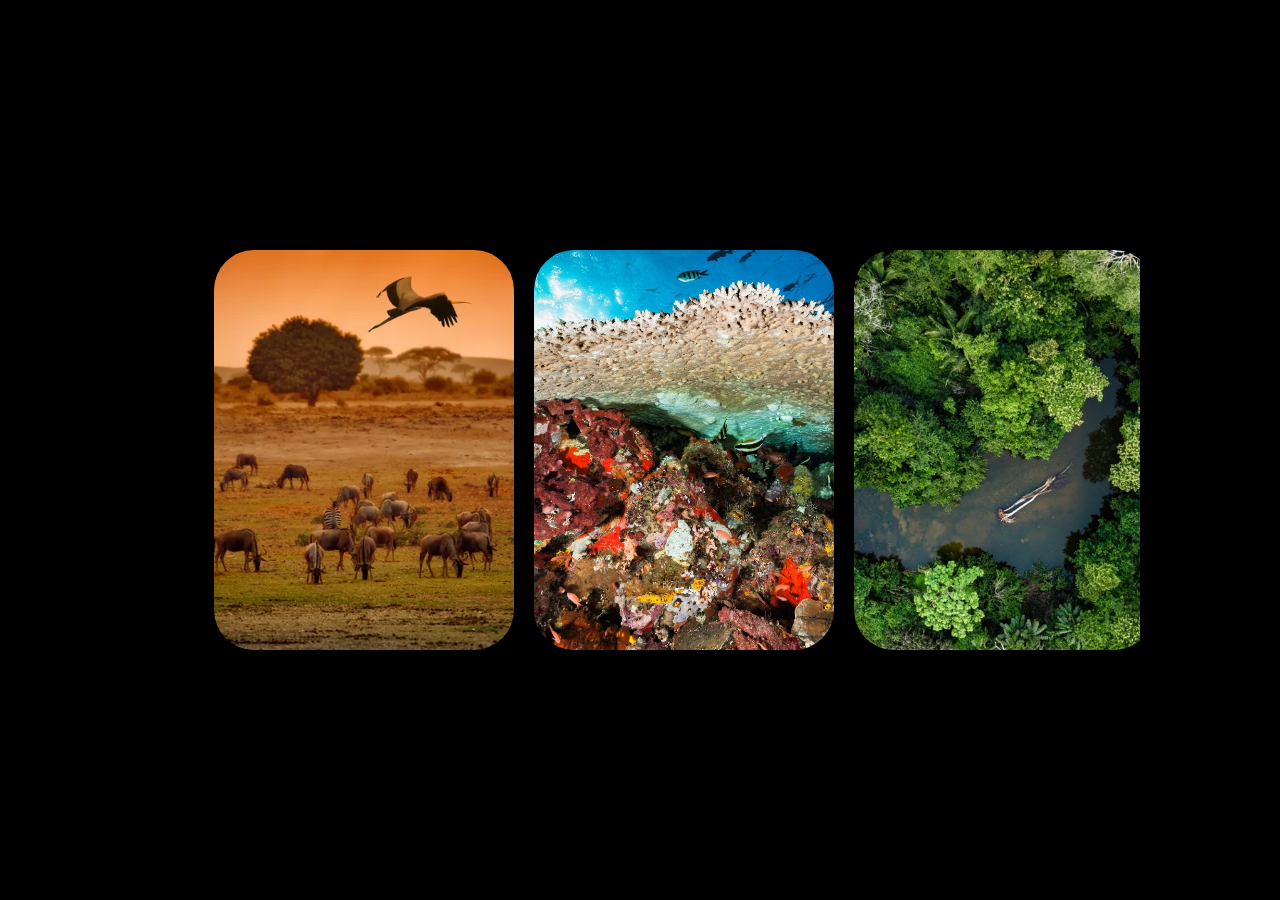
<file: bio-div.html>
<!DOCTYPE html>
<html lang="en">
  <head>
    <meta charset="UTF-8" />
    <meta name="viewport" content="width=device-width, initial-scale=1.0" />
    <title>Document</title>
    <link rel="stylesheet" href="bio-div.css" />
    <script defer src="bio-div.js"></script>
  </head>

  <body>
    <div class="container">
      <div class="gallery">
        <div id="image1" class="image">
          <div class="img-box1">
            <div class="des-1"><span class="pop-up-txt-1">Species Diversity</span></div>
          </div>
        </div>
        <div id="image2" class="image">
          <div class="img-box2">
            <div class="des-2"><span class="pop-up-txt-2">Ecosystems Diversity</span></div>
          </div>
          
        </div>
        <div id="image3" class="image">
          <div class="img-box3">
            <div class="des-3"><span class="pop-up-txt-3">Tropical Ecosystems</span></div>
          </div>
        </div>
        <div id="image4" class="image">
          <div class="img-box4">
            <div class="des-4"><span class="pop-up-txt-4">Taiga Ecosystems</span></div>
          </div>
        </div>
        <div id="image5" class="image">
          <div class="img-box5">
            <div class="des-5"><span class="pop-up-txt-5">Shrubland Ecosystems</span></div>
          </div>
        </div>
      </div>
    </div>

    <div id="modal">
      <div class="modal">
        <span class="close">&times;</span>
        <div id="modal-body" class="modal-body"></div>
      </div>
    </div>
  </body>
</html>
</file>
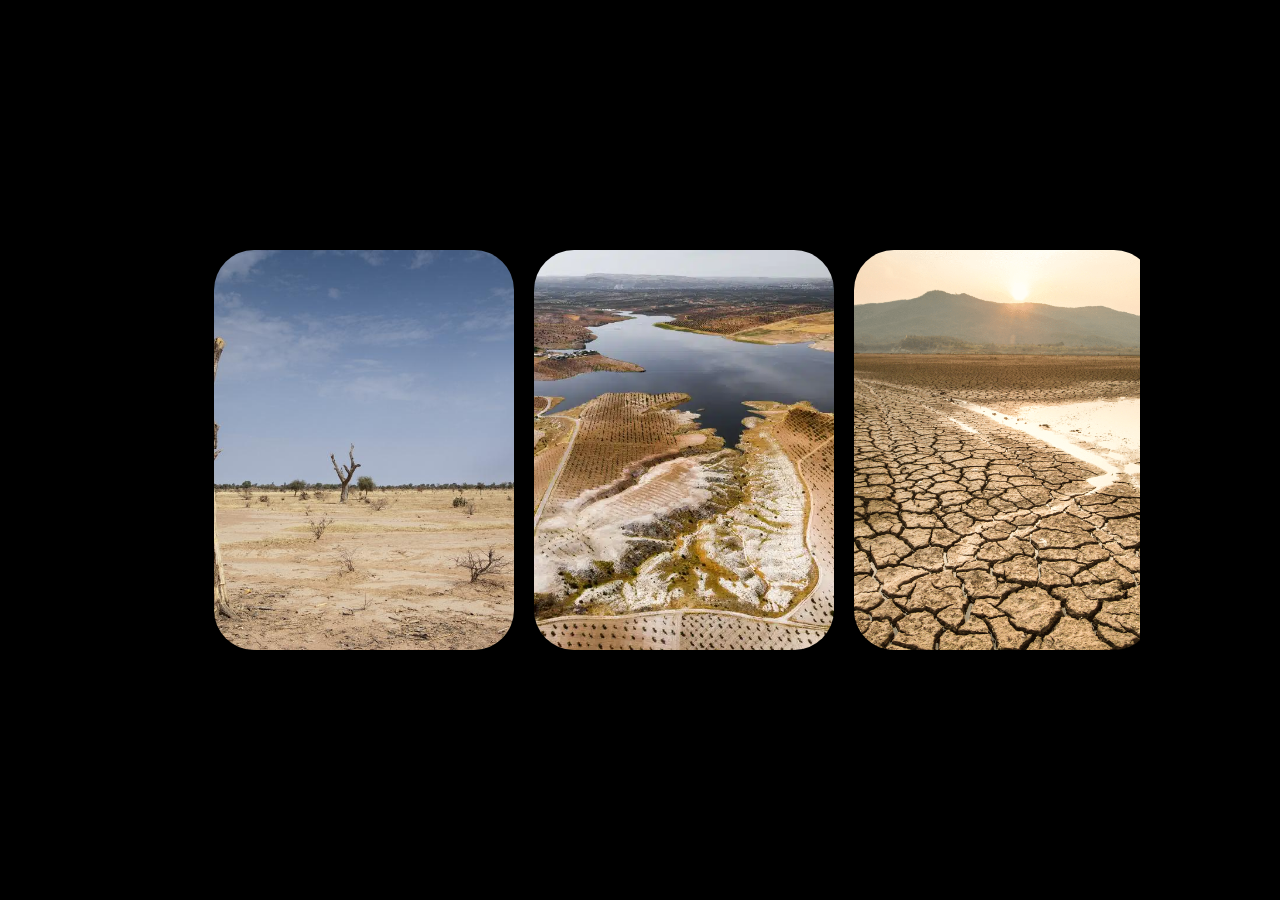
<file: desertification.html>
<!DOCTYPE html>
<html lang="en">
  <head>
    <meta charset="UTF-8" />
    <meta name="viewport" content="width=device-width, initial-scale=1.0" />
    <title>Document</title>
    <link rel="stylesheet" href="desertification.css" />
    <script defer src="destification.js"></script>
  </head>

  <body>
    <div class="container">
      <div class="gallery">
        <div id="image1" class="image">
          <div class="img-box1">
            <div class="des-1"><span class="pop-up-txt-1">Africa</span></div>
          </div>
        </div>
        <div id="image2" class="image">
          <div class="img-box2">
            <div class="des-2"><span class="pop-up-txt-2">China</span></div>
          </div>
          
        </div>
        <div id="image3" class="image">
          <div class="img-box3">
            <div class="des-3"><span class="pop-up-txt-3">Ethiopia</span></div>
          </div>
        </div>
        <div id="image4" class="image">
          <div class="img-box4">
            <div class="des-4"><span class="pop-up-txt-4">Jordan</span></div>
          </div>
        </div>
        <div id="image5" class="image">
          <div class="img-box5">
            <div class="des-5"><span class="pop-up-txt-5">Australia</span></div>
          </div>
        </div>
      </div>
    </div>

    <div id="modal">
      <div class="modal">
        <span class="close">&times;</span>
        <div id="modal-body" class="modal-body"></div>
      </div>
    </div>
  </body>
</html>
</file>
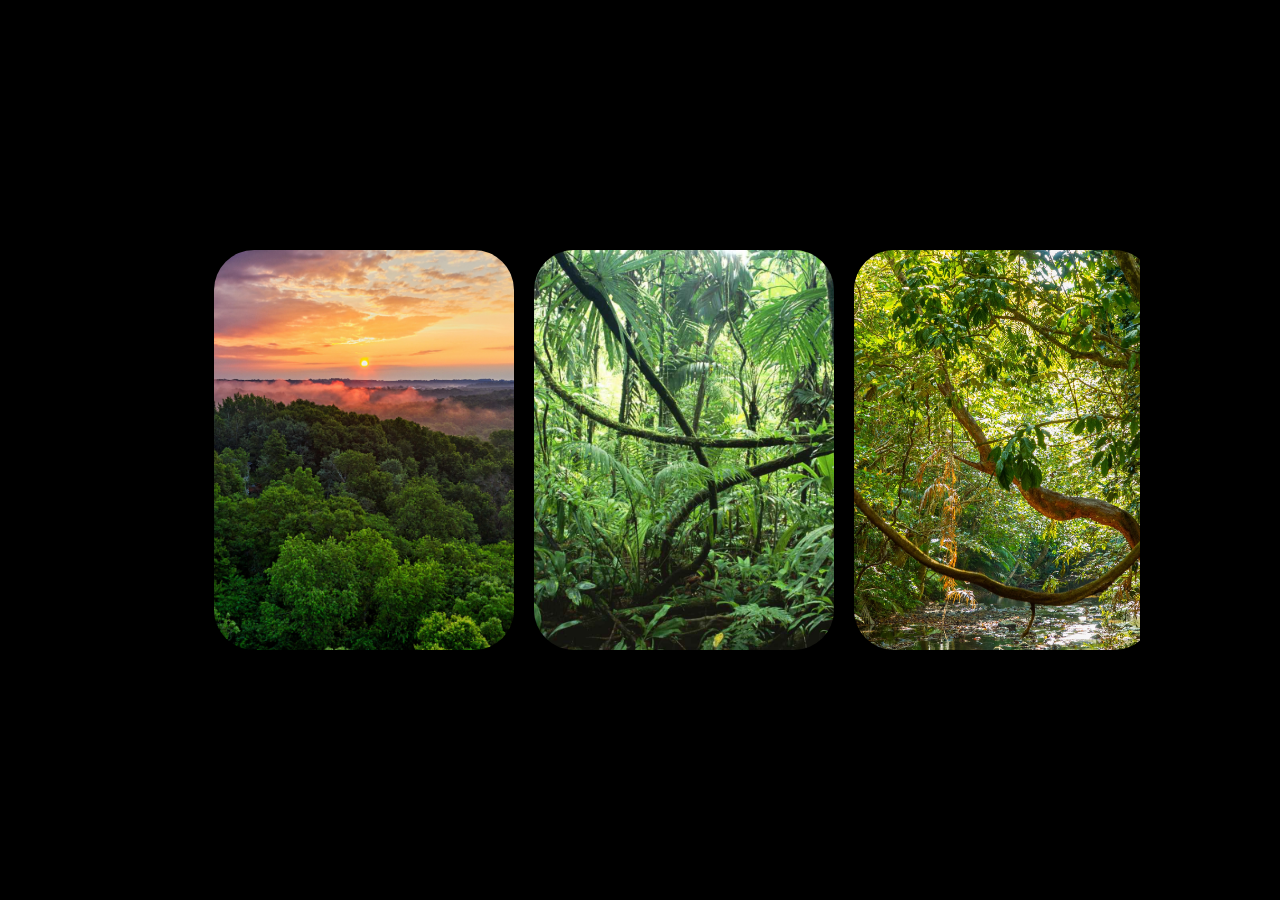
<file: forests.html>
<!DOCTYPE html>
<html lang="en">
  <head>
    <meta charset="UTF-8" />
    <meta name="viewport" content="width=device-width, initial-scale=1.0" />
    <title>Document</title>
    <link rel="stylesheet" href="forests.css" />
    <script defer src="forests.js"></script>
  </head>

  <body>
    <div class="container">
      <div class="gallery">
        <div id="image1" class="image">
          <div class="img-box1">
            <div class="des-1"><span class="pop-up-txt-1">Amazon</span></div>
          </div>
        </div>
        <div id="image2" class="image">
          <div class="img-box2">
            <div class="des-2"><span class="pop-up-txt-2">Congo</span></div>
          </div>
          
        </div>
        <div id="image3" class="image">
          <div class="img-box3">
            <div class="des-3"><span class="pop-up-txt-3">Daintree</span></div>
          </div>
        </div>
        <div id="image4" class="image">
          <div class="img-box4">
            <div class="des-4"><span class="pop-up-txt-4">Mangroves</span></div>
          </div>
        </div>
        <div id="image5" class="image">
          <div class="img-box5">
            <div class="des-5"><span class="pop-up-txt-5">Sinharaja</span></div>
          </div>
        </div>
      </div>
    </div>

    <div id="modal">
      <div class="modal">
        <span class="close">&times;</span>
        <div id="modal-body" class="modal-body"></div>
      </div>
    </div>
  </body>
</html>
</file>
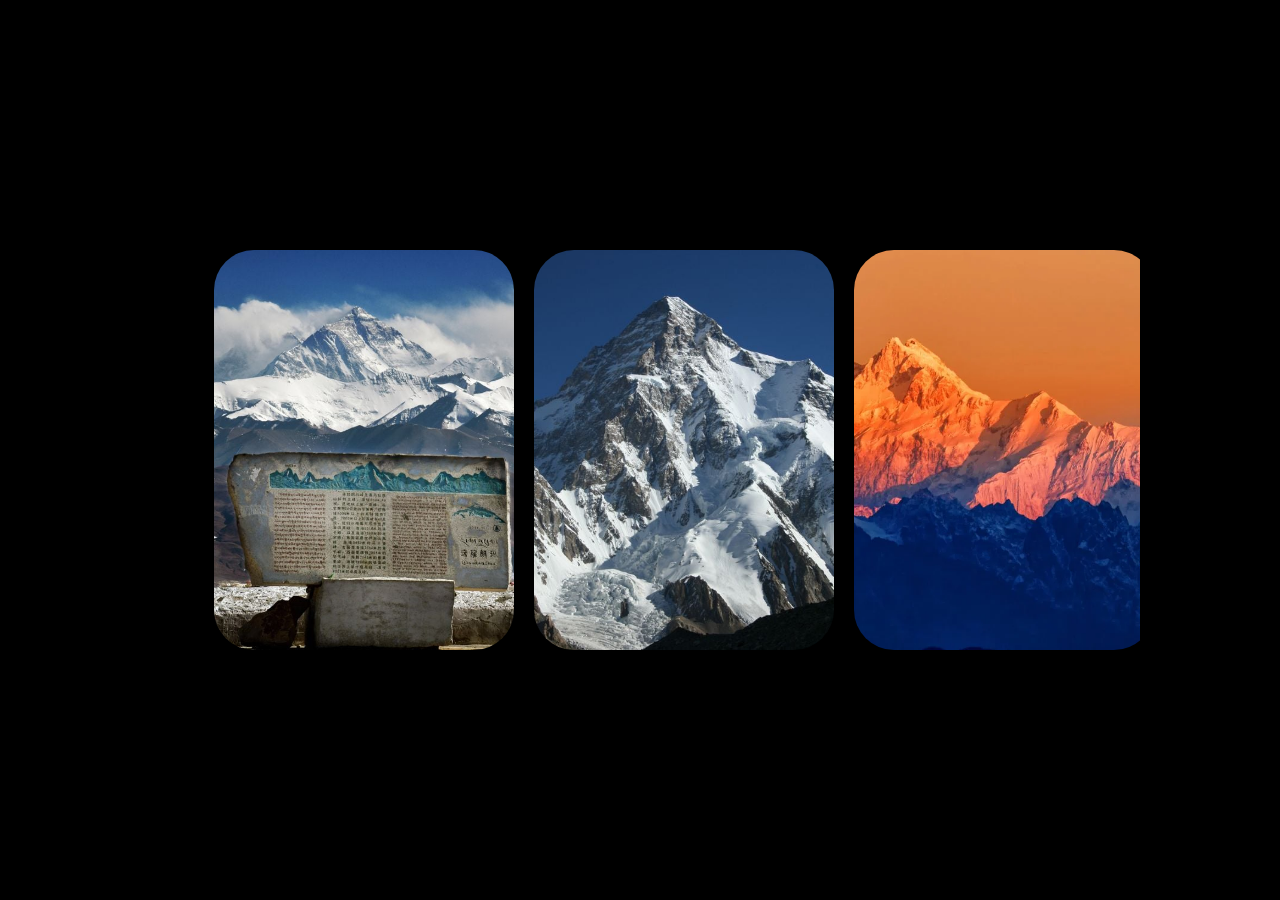
<file: mountains.html>
<!DOCTYPE html>
<html lang="en">
  <head>
    <meta charset="UTF-8" />
    <meta name="viewport" content="width=device-width, initial-scale=1.0" />
    <title>Document</title>
    <link rel="stylesheet" href="mountains.css" />
    <script defer src="mountains.js"></script>
  </head>

  <body>
    <div class="container">
      <div class="gallery">
        <div id="image1" class="image">
          <div class="img-box1">
            <div class="des-1"><span class="pop-up-txt-1">Everest</span></div>
          </div>
        </div>
        <div id="image2" class="image">
          <div class="img-box2">
            <div class="des-2"><span class="pop-up-txt-2">K2</span></div>
          </div>
          
        </div>
        <div id="image3" class="image">
          <div class="img-box3">
            <div class="des-3"><span class="pop-up-txt-3">Kangchenjung</span></div>
          </div>
        </div>
        <div id="image4" class="image">
          <div class="img-box4">
            <div class="des-4"><span class="pop-up-txt-4">Makalu</span></div>
          </div>
        </div>
        <div id="image5" class="image">
          <div class="img-box5">
            <div class="des-5"><span class="pop-up-txt-5">Nanga Parbat</span></div>
          </div>
        </div>
      </div>
    </div>

    <div id="modal">
      <div class="modal">
        <span class="close">&times;</span>
        <div id="modal-body" class="modal-body"></div>
      </div>
    </div>
  </body>
</html>
</file>
<file: bio-div.css>
* {
    margin: 0;
    padding: 0;
    box-sizing: border-box;
    transition: all 0.3s ease;
  }
  
  .container {
    width: 100%;
    height: 100vh;
    display: flex;
    align-items: center;
    justify-content: center;
    position: fixed;
    background: black;
  }
  
  .gallery {
    width: 1000px;
    height: 500px;
    padding-left: 5%;
    padding-right: 5%;
    display: none;
    align-items: center;
    justify-items: center;
    overflow-x: scroll;  /*scroll bar*/
    overflow-y: hidden;  /*scroll bar*/
    display: grid;
    grid-template-columns: auto auto auto auto auto;
  }
  
  .gallery::-webkit-scrollbar {
    height: 10px;
    /* display: none; */
  }
  
  .gallery::-webkit-scrollbar-track {
    background: black;
  }
  
  .gallery::-webkit-scrollbar-thumb {
    border-radius: 50px;
    background: #00682b;
  }
  
  .gallery::-webkit-scrollbar-thumb:hover {
    background: #009940;
  }
  
  .pop-up-txt-1 {
    position: absolute;
    color: #fff;
    margin-left: 47px;
    font-size: 30px;
    margin-top: 5px;
  }
  
  .des-1 {
    position: absolute;
    width: 300px;
    margin-top: 405px;
    height: 60px;
    background: rgb(27, 27, 27, 0.5);
    opacity: 0;
    
  }
  
  .img-box1:hover .des-1{
    height: 60px;
    bottom: 0; 
    /* background: black; */
    opacity: 1;
    transition: 0.5s;
    border-radius:0 0 40px 40px; 
  }
  
  .pop-up-txt-2 {
    position: absolute;
    color: #fff;
    margin-left: 24px;
    font-size: 30px;
    margin-top: 5px;
  }
  
  .des-2 {
    position: absolute;
    width: 300px;
    margin-top: 405px;
    height: 60px;
    background: rgb(27, 27, 27, 0.5);
    opacity: 0;
  }
  
  .img-box2:hover .des-2{
    height: 60px;
    bottom: 0; 
    /* background: black; */
    opacity: 1;
    transition: 0.5s;
    border-radius:0 0 40px 40px; 
  }
  
  .pop-up-txt-3 {
    position: absolute;
    color: #fff;
    margin-left: 27px;
    font-size: 30px;
    margin-top: 5px;
  }
  
  .des-3 {
    position: absolute;
    width: 300px;
    margin-top: 405px;
    height: 60px;
    background: rgb(27, 27, 27, 0.5);
    opacity: 0;
    
  }
  
  .img-box3:hover .des-3{
    height: 60px;
    bottom: 0; 
    /* background: black; */
    opacity: 1;
    transition: 0.5s;
    border-radius:0 0 40px 40px; 
  }
  
  .pop-up-txt-4 {
    position: absolute;
    color: #fff;
    margin-left: 44px;
    font-size: 30px;
    margin-top: 5px;
  }
  
  .des-4 {
    position: absolute;
    width: 300px;
    margin-top: 405px;
    height: 60px;
    background: rgb(27, 27, 27, 0.5);
    opacity: 0;
  }
  
  .img-box4:hover .des-4{
    height: 60px;
    bottom: 0; 
    /* background: black; */
    opacity: 1;
    transition: 0.5s;
    border-radius:0 0 40px 40px; 
  }
  
  .pop-up-txt-5 {
    position: absolute;
    color: #fff;
    margin-left: 15px;
    font-size: 30px;
    margin-top: 5px;
  }
  
  .des-5 {
    position: absolute;
    width: 300px;
    margin-top: 405px;
    height: 60px;
    background: rgb(27, 27, 27, 0.5);
    opacity: 0;
  }
  
  .img-box5:hover .des-5{
    height: 60px;
    bottom: 0; 
    /* background: black; */
    opacity: 1;
    transition: 0.5s;
    border-radius:0 0 40px 40px; 
  }
  
  .img-box1 {
    width: 300px;
    height: 400px;
    margin: 10px;
    border-radius: 40px;
    background: url("images/species\ dive.webp");
    background-size: cover;
    background-position: center;
    position: relative;
  }
  
  .img-box2 {
    width: 300px;
    height: 400px;
    margin: 10px;
    border-radius: 40px;
    background: url("images/echo1.jpg");
    background-size: cover;
    background-position: center;
  }
  
  .img-box3 {
    width: 300px;
    height: 400px;
    margin: 10px;
    border-radius: 40px;
    background: url("images/tropical\ echo.webp");
    background-size: cover;
    background-position: center;
  }
  
  .img-box4 {
    width: 300px;
    height: 400px;
    margin: 10px;
    border-radius: 40px;
    background: url("images/Taiga\ echo.webp");
    background-size: cover;
    background-position: center;
  }
  
  .img-box5 {
    width: 300px;
    height: 400px;
    margin: 10px;
    border-radius: 40px;
    background: url("images/shurblamd-echo.webp");
    background-size: cover;
    background-position: center;
  }
  
  h3 {
    color: #ff9800;
    position: relative;
    top: 64%;
    text-shadow: 1px 1px 5px black;
    font-size: 40px;
  }
  
  p {
    color: #fff;
    position: relative;
    top: 65%;
    width: 100%;
    text-shadow: 1px 1px 5px black;
    font-size: 20px;
    text-align: justify;
  }
  
  .img-box1:hover {
    width: 300px;
    cursor: pointer;
    transform: scale(1.1);
  }
  
  .img-box2:hover {
    width: 300px;
    cursor: pointer;
    transform: scale(1.1);
  }
  
  .img-box3:hover {
    width: 300px;
    cursor: pointer;
    transform: scale(1.1);
  }
  
  .img-box4:hover {
    width: 300px;
    cursor: pointer;
    transform: scale(1.1);
  }
  
  .img-box5:hover {
    width: 300px;
    cursor: pointer;
    transform: scale(1.1);
  }
  
  #modal {
    display: none;
  }
  
  .modal {
    display: flex;
    flex-direction: row;
    justify-content: center;
    align-items: center;
    width: 100%;
    z-index: 999;
    height: 100vh;
    position: fixed;
    background-color: rgba(51, 51, 51, 0.932);
  }
  
  .modal-body {
    border: 5px solid #fff;
    width: 800px;
    height: 500px;
    background-size: cover;
    background-position: center;
    padding-left: 25px;
    padding-right: 15px;
  
  }
  
  .close {
    position: absolute;
    z-index: 99999;
    font-size: 50px;
    color: white;
    top: 0;
    right: 20px;
    cursor: pointer;
  }
</file>
<file: desertification.css>
* {
    margin: 0;
    padding: 0;
    box-sizing: border-box;
    transition: all 0.3s ease;
  }
  
  .container {
    width: 100%;
    height: 100vh;
    display: flex;
    align-items: center;
    justify-content: center;
    position: fixed;
    background: black;
  }
  
  .gallery {
    width: 1000px;
    height: 500px;
    padding-left: 5%;
    padding-right: 5%;
    display: none;
    align-items: center;
    justify-items: center;
    overflow-x: scroll;  /*scroll bar*/
    overflow-y: hidden;  /*scroll bar*/
    display: grid;
    grid-template-columns: auto auto auto auto auto;
  }
  
  .gallery::-webkit-scrollbar {
    height: 10px;
    /* display: none; */
  }
  
  .gallery::-webkit-scrollbar-track {
    background: black;
  }
  
  .gallery::-webkit-scrollbar-thumb {
    border-radius: 50px;
    background: #00682b;
  }
  
  .gallery::-webkit-scrollbar-thumb:hover {
    background: #009940;
  }
  
  .pop-up-txt-1 {
    position: absolute;
    color: #fff;
    margin-left: 104px;
    font-size: 30px;
    margin-top: 5px;
  }
  
  .des-1 {
    position: absolute;
    width: 300px;
    margin-top: 405px;
    height: 60px;
    background: rgb(27, 27, 27, 0.5);
    opacity: 0;
    
  }
  
  .img-box1:hover .des-1{
    height: 60px;
    bottom: 0; 
    /* background: black; */
    opacity: 1;
    transition: 0.5s;
    border-radius:0 0 40px 40px; 
  }
  
  .pop-up-txt-2 {
    position: absolute;
    color: #fff;
    margin-left: 113px;
    font-size: 30px;
    margin-top: 5px;
  }
  
  .des-2 {
    position: absolute;
    width: 300px;
    margin-top: 405px;
    height: 60px;
    background: rgb(27, 27, 27, 0.5);
    opacity: 0;
  }
  
  .img-box2:hover .des-2{
    height: 60px;
    bottom: 0; 
    /* background: black; */
    opacity: 1;
    transition: 0.5s;
    border-radius:0 0 40px 40px; 
  }
  
  .pop-up-txt-3 {
    position: absolute;
    color: #fff;
    margin-left: 100px;
    font-size: 30px;
    margin-top: 5px;
  }
  
  .des-3 {
    position: absolute;
    width: 300px;
    margin-top: 405px;
    height: 60px;
    background: rgb(27, 27, 27, 0.5);
    opacity: 0;
    
  }
  
  .img-box3:hover .des-3{
    height: 60px;
    bottom: 0; 
    /* background: black; */
    opacity: 1;
    transition: 0.5s;
    border-radius:0 0 40px 40px; 
  }
  
  .pop-up-txt-4 {
    position: absolute;
    color: #fff;
    margin-left: 110px;
    font-size: 30px;
    margin-top: 5px;
  }
  
  .des-4 {
    position: absolute;
    width: 300px;
    margin-top: 405px;
    height: 60px;
    background: rgb(27, 27, 27, 0.5);
    opacity: 0;
  }
  
  .img-box4:hover .des-4{
    height: 60px;
    bottom: 0; 
    /* background: black; */
    opacity: 1;
    transition: 0.5s;
    border-radius:0 0 40px 40px; 
  }
  
  .pop-up-txt-5 {
    position: absolute;
    color: #fff;
    margin-left: 96px;
    font-size: 30px;
    margin-top: 5px;
  }
  
  .des-5 {
    position: absolute;
    width: 300px;
    margin-top: 405px;
    height: 60px;
    background: rgb(27, 27, 27, 0.5);
    opacity: 0;
  }
  
  .img-box5:hover .des-5{
    height: 60px;
    bottom: 0; 
    /* background: black; */
    opacity: 1;
    transition: 0.5s;
    border-radius:0 0 40px 40px; 
  }
  
  .img-box1 {
    width: 300px;
    height: 400px;
    margin: 10px;
    border-radius: 40px;
    background: url("images/africa\ desert.jpg");
    background-size: cover;
    background-position: center;
    position: relative;
  }
  
  .img-box2 {
    width: 300px;
    height: 400px;
    margin: 10px;
    border-radius: 40px;
    background: url("images/china\ desert.webp");
    background-size: cover;
    background-position: center;
  }
  
  .img-box3 {
    width: 300px;
    height: 400px;
    margin: 10px;
    border-radius: 40px;
    background: url("images/ethiopia.png");
    background-size: cover;
    background-position: center;
  }
  
  .img-box4 {
    width: 300px;
    height: 400px;
    margin: 10px;
    border-radius: 40px;
    background: url("images/jordan-land-degradation-climate.webp");
    background-size: cover;
    background-position: center;
  }
  
  .img-box5 {
    width: 300px;
    height: 400px;
    margin: 10px;
    border-radius: 40px;
    background: url("images/australia.jpg");
    background-size: cover;
    background-position: center;
  }
  
  h3 {
    color: #ff9800;
    position: relative;
    top: 60%;
    text-shadow: 1px 1px 5px black;
    font-size: 40px;
  }
  
  p {
    color: #fff;
    position: relative;
    top: 61%;
    width: 100%;
    text-shadow: 1px 1px 5px black;
    font-size: 20px;
    text-align: justify;
  }
  
  .img-box1:hover {
    width: 300px;
    cursor: pointer;
    transform: scale(1.1);
  }
  
  .img-box2:hover {
    width: 300px;
    cursor: pointer;
    transform: scale(1.1);
  }
  
  .img-box3:hover {
    width: 300px;
    cursor: pointer;
    transform: scale(1.1);
  }
  
  .img-box4:hover {
    width: 300px;
    cursor: pointer;
    transform: scale(1.1);
  }
  
  .img-box5:hover {
    width: 300px;
    cursor: pointer;
    transform: scale(1.1);
  }
  
  #modal {
    display: none;
  }
  
  .modal {
    display: flex;
    flex-direction: row;
    justify-content: center;
    align-items: center;
    width: 100%;
    z-index: 999;
    height: 100vh;
    position: fixed;
    background-color: rgba(51, 51, 51, 0.932);
  }
  
  .modal-body {
    border: 5px solid #fff;
    width: 800px;
    height: 500px;
    background-size: cover;
    background-position: center;
    padding-left: 25px;
    padding-right: 15px;
  
  }
  
  .close {
    position: absolute;
    z-index: 99999;
    font-size: 50px;
    color: white;
    top: 0;
    right: 20px;
    cursor: pointer;
  }
</file>
<file: forests.css>
* {
  margin: 0;
  padding: 0;
  box-sizing: border-box;
  transition: all 0.3s ease;
}

.container {
  width: 100%;
  height: 100vh;
  display: flex;
  align-items: center;
  justify-content: center;
  position: fixed;
  background: black;
}

.gallery {
  width: 1000px;
  height: 500px;
  padding-left: 5%;
  padding-right: 5%;
  display: none;
  align-items: center;
  justify-items: center;
  overflow-x: scroll;  /*scroll bar*/
  overflow-y: hidden;  /*scroll bar*/
  display: grid;
  grid-template-columns: auto auto auto auto auto;
}

.gallery::-webkit-scrollbar {
  height: 10px;
  /* display: none; */
}

.gallery::-webkit-scrollbar-track {
  background: black;
}

.gallery::-webkit-scrollbar-thumb {
  border-radius: 50px;
  background: #00682b;
}

.gallery::-webkit-scrollbar-thumb:hover {
  background: #009940;
}

.pop-up-txt-1 {
  position: absolute;
  color: #fff;
  margin-left: 80px;
  font-size: 40px;
  margin-top: 5px;
}

.des-1 {
  position: absolute;
  width: 300px;
  margin-top: 405px;
  height: 60px;
  background: rgb(27, 27, 27, 0.5);
  opacity: 0;
  
}

.img-box1:hover .des-1{
  height: 60px;
  bottom: 0; 
  /* background: black; */
  opacity: 1;
  transition: 0.5s;
  border-radius:0 0 40px 40px; 
}

.pop-up-txt-2 {
  position: absolute;
  color: #fff;
  margin-left: 95px;
  font-size: 40px;
  margin-top: 5px;
}

.des-2 {
  position: absolute;
  width: 300px;
  margin-top: 405px;
  height: 60px;
  background: rgb(27, 27, 27, 0.5);
  opacity: 0;
}

.img-box2:hover .des-2{
  height: 60px;
  bottom: 0; 
  /* background: black; */
  opacity: 1;
  transition: 0.5s;
  border-radius:0 0 40px 40px; 
}

.pop-up-txt-3 {
  position: absolute;
  color: #fff;
  margin-left: 80px;
  font-size: 40px;
  margin-top: 5px;
}

.des-3 {
  position: absolute;
  width: 300px;
  margin-top: 405px;
  height: 60px;
  background: rgb(27, 27, 27, 0.5);
  opacity: 0;
  
}

.img-box3:hover .des-3{
  height: 60px;
  bottom: 0; 
  /* background: black; */
  opacity: 1;
  transition: 0.5s;
  border-radius:0 0 40px 40px; 
}

.pop-up-txt-4 {
  position: absolute;
  color: #fff;
  margin-left: 68px;
  font-size: 40px;
  margin-top: 5px;
}

.des-4 {
  position: absolute;
  width: 300px;
  margin-top: 405px;
  height: 60px;
  background: rgb(27, 27, 27, 0.5);
  opacity: 0;
}

.img-box4:hover .des-4{
  height: 60px;
  bottom: 0; 
  /* background: black; */
  opacity: 1;
  transition: 0.5s;
  border-radius:0 0 40px 40px; 
}

.pop-up-txt-5 {
  position: absolute;
  color: #fff;
  margin-left: 75px;
  font-size: 40px;
  margin-top: 5px;
}

.des-5 {
  position: absolute;
  width: 300px;
  margin-top: 405px;
  height: 60px;
  background: rgb(27, 27, 27, 0.5);
  opacity: 0;
}

.img-box5:hover .des-5{
  height: 60px;
  bottom: 0; 
  /* background: black; */
  opacity: 1;
  transition: 0.5s;
  border-radius:0 0 40px 40px; 
}

.img-box1 {
  width: 300px;
  height: 400px;
  margin: 10px;
  border-radius: 40px;
  background: url("images/Amazon.jpg");
  background-size: cover;
  background-position: center;
  position: relative;
}

.img-box2 {
  width: 300px;
  height: 400px;
  margin: 10px;
  border-radius: 40px;
  background: url("images/congo_jungle_ctt.jpg");
  background-size: cover;
  background-position: center;
}

.img-box3 {
  width: 300px;
  height: 400px;
  margin: 10px;
  border-radius: 40px;
  background: url("images/511418-daintree-cape-tribulation.avif");
  background-size: cover;
  background-position: center;
}

.img-box4 {
  width: 300px;
  height: 400px;
  margin: 10px;
  border-radius: 40px;
  background: url("images/roots-mangrove-trees-Tha-Pom-Khlong-Song.webp");
  background-size: cover;
  background-position: center;
}

.img-box5 {
  width: 300px;
  height: 400px;
  margin: 10px;
  border-radius: 40px;
  background: url("images/Sinharaja.jpg");
  background-size: cover;
  background-position: center;
}

h3 {
  color: #ff9800;
  position: relative;
  top: 64%;
  text-shadow: 1px 1px 5px black;
  font-size: 40px;
}

p {
  color: #fff;
  position: relative;
  top: 65%;
  width: 100%;
  text-shadow: 1px 1px 5px black;
  font-size: 20px;
  text-align: justify;
}

.img-box1:hover {
  width: 300px;
  cursor: pointer;
  transform: scale(1.1);
}

.img-box2:hover {
  width: 300px;
  cursor: pointer;
  transform: scale(1.1);
}

.img-box3:hover {
  width: 300px;
  cursor: pointer;
  transform: scale(1.1);
}

.img-box4:hover {
  width: 300px;
  cursor: pointer;
  transform: scale(1.1);
}

.img-box5:hover {
  width: 300px;
  cursor: pointer;
  transform: scale(1.1);
}

#modal {
  display: none;
}

.modal {
  display: flex;
  flex-direction: row;
  justify-content: center;
  align-items: center;
  width: 100%;
  z-index: 999;
  height: 100vh;
  position: fixed;
  background-color: rgba(51, 51, 51, 0.932);
}

.modal-body {
  border: 5px solid #fff;
  width: 800px;
  height: 500px;
  background-size: cover;
  background-position: center;
  padding-left: 25px;
  padding-right: 15px;

}

.close {
  position: absolute;
  z-index: 99999;
  font-size: 50px;
  color: white;
  top: 0;
  right: 20px;
  cursor: pointer;
}
</file>
<file: mountains.css>
* {
    margin: 0;
    padding: 0;
    box-sizing: border-box;
    transition: all 0.3s ease;
  }
  
  .container {
    width: 100%;
    height: 100vh;
    display: flex;
    align-items: center;
    justify-content: center;
    position: fixed;
    background: black;
  }
  
  .gallery {
    width: 1000px;
    height: 500px;
    padding-left: 5%;
    padding-right: 5%;
    display: none;
    align-items: center;
    justify-items: center;
    overflow-x: scroll;  /*scroll bar*/
    overflow-y: hidden;  /*scroll bar*/
    display: grid;
    grid-template-columns: auto auto auto auto auto;
  }
  
  .gallery::-webkit-scrollbar {
    height: 10px;
    /* display: none; */
  }
  
  .gallery::-webkit-scrollbar-track {
    background: black;
  }
  
  .gallery::-webkit-scrollbar-thumb {
    border-radius: 50px;
    background: #00682b;
  }
  
  .gallery::-webkit-scrollbar-thumb:hover {
    background: #009940;
  }
  
  .pop-up-txt-1 {
    position: absolute;
    color: #fff;
    margin-left: 104px;
    font-size: 30px;
    margin-top: 5px;
  }
  
  .des-1 {
    position: absolute;
    width: 300px;
    margin-top: 405px;
    height: 60px;
    background: rgb(27, 27, 27, 0.5);
    opacity: 0;
    
  }
  
  .img-box1:hover .des-1{
    height: 60px;
    bottom: 0; 
    /* background: black; */
    opacity: 1;
    transition: 0.5s;
    border-radius:0 0 40px 40px; 
  }
  
  .pop-up-txt-2 {
    position: absolute;
    color: #fff;
    margin-left: 130px;
    font-size: 30px;
    margin-top: 5px;
  }
  
  .des-2 {
    position: absolute;
    width: 300px;
    margin-top: 405px;
    height: 60px;
    background: rgb(27, 27, 27, 0.5);
    opacity: 0;
  }
  
  .img-box2:hover .des-2{
    height: 60px;
    bottom: 0; 
    /* background: black; */
    opacity: 1;
    transition: 0.5s;
    border-radius:0 0 40px 40px; 
  }
  
  .pop-up-txt-3 {
    position: absolute;
    color: #fff;
    margin-left: 63px;
    font-size: 30px;
    margin-top: 5px;
  }
  
  .des-3 {
    position: absolute;
    width: 300px;
    margin-top: 405px;
    height: 60px;
    background: rgb(27, 27, 27, 0.5);
    opacity: 0;
    
  }
  
  .img-box3:hover .des-3{
    height: 60px;
    bottom: 0; 
    /* background: black; */
    opacity: 1;
    transition: 0.5s;
    border-radius:0 0 40px 40px; 
  }
  
  .pop-up-txt-4 {
    position: absolute;
    color: #fff;
    margin-left: 105px;
    font-size: 30px;
    margin-top: 5px;
  }
  
  .des-4 {
    position: absolute;
    width: 300px;
    margin-top: 405px;
    height: 60px;
    background: rgb(27, 27, 27, 0.5);
    opacity: 0;
  }
  
  .img-box4:hover .des-4{
    height: 60px;
    bottom: 0; 
    /* background: black; */
    opacity: 1;
    transition: 0.5s;
    border-radius:0 0 40px 40px; 
  }
  
  .pop-up-txt-5 {
    position: absolute;
    color: #fff;
    margin-left: 70px;
    font-size: 30px;
    margin-top: 5px;
  }
  
  .des-5 {
    position: absolute;
    width: 300px;
    margin-top: 405px;
    height: 60px;
    background: rgb(27, 27, 27, 0.5);
    opacity: 0;
  }
  
  .img-box5:hover .des-5{
    height: 60px;
    bottom: 0; 
    /* background: black; */
    opacity: 1;
    transition: 0.5s;
    border-radius:0 0 40px 40px; 
  }
  
  .img-box1 {
    width: 300px;
    height: 400px;
    margin: 10px;
    border-radius: 40px;
    background: url("images/Mount-Everest1.jpg");
    background-size: cover;
    background-position: center;
    position: relative;
  }
  
  .img-box2 {
    width: 300px;
    height: 400px;
    margin: 10px;
    border-radius: 40px;
    background: url("images/k2.jpg");
    background-size: cover;
    background-position: center;
  }
  
  .img-box3 {
    width: 300px;
    height: 400px;
    margin: 10px;
    border-radius: 40px;
    background: url("images/kangchenjunga.webp");
    background-size: cover;
    background-position: center;
  }
  
  .img-box4 {
    width: 300px;
    height: 400px;
    margin: 10px;
    border-radius: 40px;
    background: url("images/makalu.jpg");
    background-size: cover;
    background-position: center;
  }
  
  .img-box5 {
    width: 300px;
    height: 400px;
    margin: 10px;
    border-radius: 40px;
    background: url("images/nanga\ parbat.jpg");
    background-size: cover;
    background-position: center;
  }
  
  h3 {
    color: #ff9800;
    position: relative;
    top: 68%;
    text-shadow: 1px 1px 5px black;
    font-size: 40px;
  }
  
  p {
    color: #fff;
    position: relative;
    top: 70%;
    width: 100%;
    text-shadow: 1px 1px 5px black;
    font-size: 20px;
    text-align: justify;
  }
  
  .img-box1:hover {
    width: 300px;
    cursor: pointer;
    transform: scale(1.1);
  }
  
  .img-box2:hover {
    width: 300px;
    cursor: pointer;
    transform: scale(1.1);
  }
  
  .img-box3:hover {
    width: 300px;
    cursor: pointer;
    transform: scale(1.1);
  }
  
  .img-box4:hover {
    width: 300px;
    cursor: pointer;
    transform: scale(1.1);
  }
  
  .img-box5:hover {
    width: 300px;
    cursor: pointer;
    transform: scale(1.1);
  }
  
  #modal {
    display: none;
  }
  
  .modal {
    display: flex;
    flex-direction: row;
    justify-content: center;
    align-items: center;
    width: 100%;
    z-index: 999;
    height: 100vh;
    position: fixed;
    background-color: rgba(51, 51, 51, 0.932);
  }
  
  .modal-body {
    border: 5px solid #fff;
    width: 800px;
    height: 500px;
    background-size: cover;
    background-position: center;
    padding-left: 25px;
    padding-right: 15px;
  
  }
  
  .close {
    position: absolute;
    z-index: 99999;
    font-size: 50px;
    color: white;
    top: 0;
    right: 20px;
    cursor: pointer;
  }
</file>
